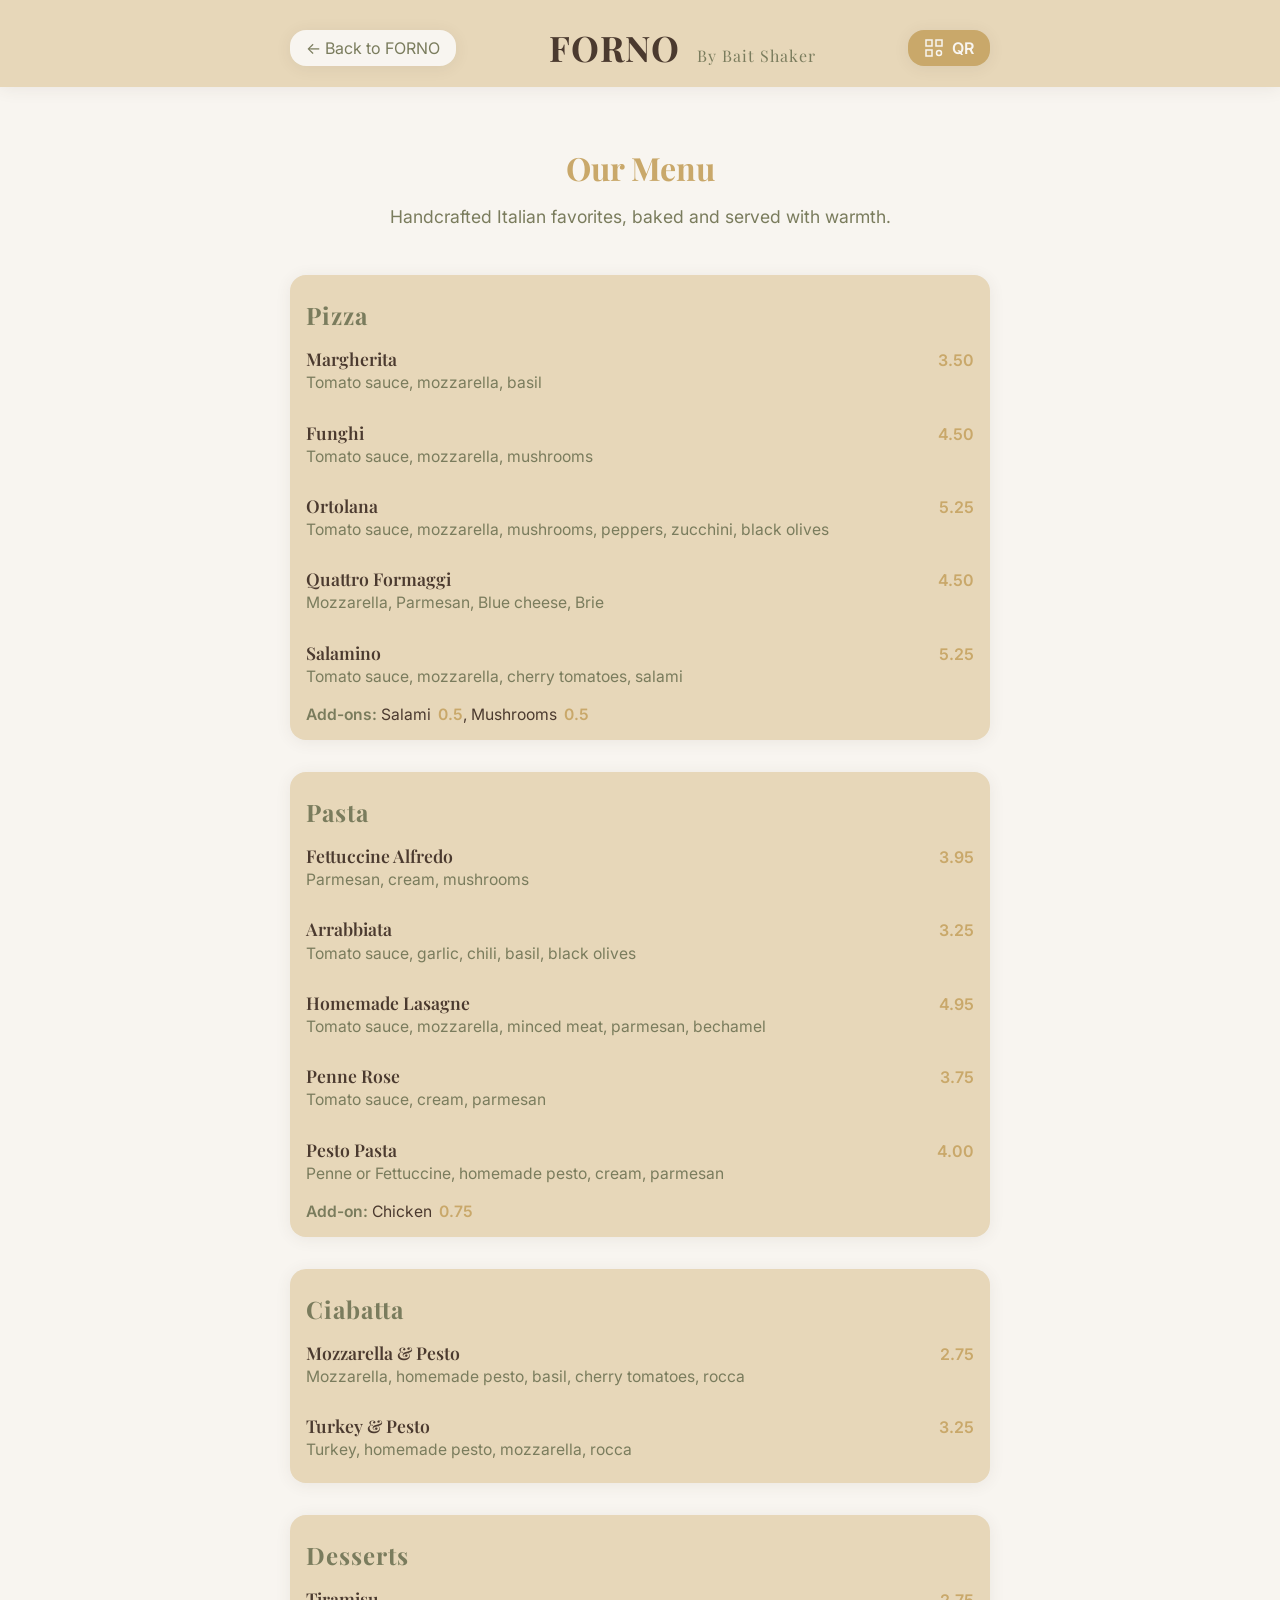
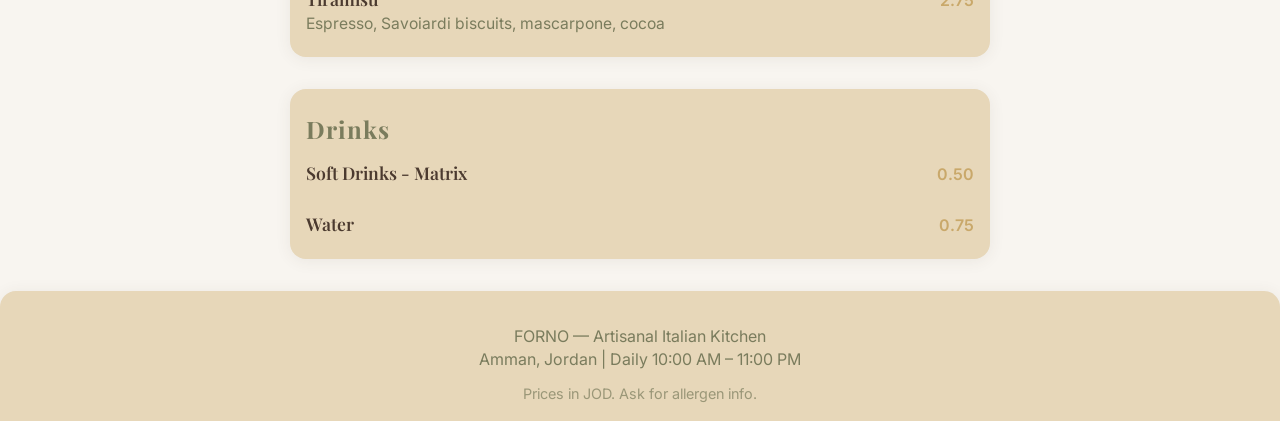
<file: menu.html>
<!doctype html>
<!-- FORNO Digital Menu — Cozy & Clean Design -->
<html lang="en">
<head>
  <meta charset="utf-8" />
  <meta name="viewport" content="width=device-width,initial-scale=1" />
  <title>FORNO — Digital Menu</title>
  <link rel="preconnect" href="https://fonts.googleapis.com">
  <link rel="preconnect" href="https://fonts.gstatic.com" crossorigin>
  <link href="https://fonts.googleapis.com/css2?family=Playfair+Display:wght@400;600;700&family=Inter:wght@300;400;600;700&display=swap" rel="stylesheet">
  <link rel="stylesheet" href="styles/menu-styles.css">
</head>
<body>
  <header class="menu-header">
    <div class="container header-top">
      <a href="index.html" class="back-link">← Back to FORNO</a>
      <h1>FORNO <span class="byline">By Bait Shaker</span></h1>
      <div class="qr-button" id="qr-trigger">
        <svg width="20" height="20" viewBox="0 0 20 20" fill="none">
          <rect x="2" y="2" width="6" height="6" stroke="currentColor" stroke-width="1.5"/>
          <rect x="12" y="2" width="6" height="6" stroke="currentColor" stroke-width="1.5"/>
          <rect x="2" y="12" width="6" height="6" stroke="currentColor" stroke-width="1.5"/>
          <circle cx="15" cy="15" r="2.5" stroke="currentColor" stroke-width="1.5" fill="none"/>
        </svg>
        QR
      </div>
    </div>
  </header>

  <main>
    <section class="menu-hero">
      <h2>Our Menu</h2>
      <p class="muted">Handcrafted Italian favorites, baked and served with warmth.</p>
    </section>

    <div id="qr-modal" class="qr-modal" style="display:none;">
      <div class="qr-modal-content">
        <button class="qr-close" onclick="document.getElementById('qr-modal').style.display='none'">×</button>
        <h3>Share This Menu</h3>
        <div id="qr-display" class="qr-display"></div>
        <p class="qr-hint">Scan to share or bookmark this menu</p>
      </div>
    </div>

    <div class="container menu-list">
      <!-- PIZZA -->
      <section class="menu-category">
        <div class="category-header">
          <h3>Pizza</h3>
        </div>
        <div class="menu-items">
          <div class="menu-item"><div class="item-head"><h4>Margherita</h4><span class="price">3.50</span></div><p>Tomato sauce, mozzarella, basil</p></div>
          <div class="menu-item"><div class="item-head"><h4>Funghi</h4><span class="price">4.50</span></div><p>Tomato sauce, mozzarella, mushrooms</p></div>
          <div class="menu-item"><div class="item-head"><h4>Ortolana</h4><span class="price">5.25</span></div><p>Tomato sauce, mozzarella, mushrooms, peppers, zucchini, black olives</p></div>
          <div class="menu-item"><div class="item-head"><h4>Quattro Formaggi</h4><span class="price">4.50</span></div><p>Mozzarella, Parmesan, Blue cheese, Brie</p></div>
          <div class="menu-item"><div class="item-head"><h4>Salamino</h4><span class="price">5.25</span></div><p>Tomato sauce, mozzarella, cherry tomatoes, salami</p></div>
        </div>
        <div class="add-ons">
          <span class="add-title">Add-ons:</span> Salami <span class="addon-price">0.5</span>, Mushrooms <span class="addon-price">0.5</span>
        </div>
      </section>

      <!-- PASTA -->
      <section class="menu-category">
        <div class="category-header">
          <h3>Pasta</h3>
        </div>
        <div class="menu-items">
          <div class="menu-item"><div class="item-head"><h4>Fettuccine Alfredo</h4><span class="price">3.95</span></div><p>Parmesan, cream, mushrooms</p></div>
          <div class="menu-item"><div class="item-head"><h4>Arrabbiata</h4><span class="price">3.25</span></div><p>Tomato sauce, garlic, chili, basil, black olives</p></div>
          <div class="menu-item"><div class="item-head"><h4>Homemade Lasagne</h4><span class="price">4.95</span></div><p>Tomato sauce, mozzarella, minced meat, parmesan, bechamel</p></div>
          <div class="menu-item"><div class="item-head"><h4>Penne Rose</h4><span class="price">3.75</span></div><p>Tomato sauce, cream, parmesan</p></div>
          <div class="menu-item"><div class="item-head"><h4>Pesto Pasta</h4><span class="price">4.00</span></div><p>Penne or Fettuccine, homemade pesto, cream, parmesan</p></div>
        </div>
        <div class="add-ons">
          <span class="add-title">Add-on:</span> Chicken <span class="addon-price">0.75</span>
        </div>
      </section>

      <!-- CIABATTA -->
      <section class="menu-category">
        <div class="category-header">
          <h3>Ciabatta</h3>
        </div>
        <div class="menu-items">
          <div class="menu-item"><div class="item-head"><h4>Mozzarella & Pesto</h4><span class="price">2.75</span></div><p>Mozzarella, homemade pesto, basil, cherry tomatoes, rocca</p></div>
          <div class="menu-item"><div class="item-head"><h4>Turkey & Pesto</h4><span class="price">3.25</span></div><p>Turkey, homemade pesto, mozzarella, rocca</p></div>
        </div>
      </section>

      <!-- DESSERTS -->
      <section class="menu-category">
        <div class="category-header">
          <h3>Desserts</h3>
        </div>
        <div class="menu-items">
          <div class="menu-item"><div class="item-head"><h4>Tiramisu</h4><span class="price">2.75</span></div><p>Espresso, Savoiardi biscuits, mascarpone, cocoa</p></div>
        </div>
      </section>

      <!-- DRINKS -->
      <section class="menu-category">
        <div class="category-header">
          <h3>Drinks</h3>
        </div>
        <div class="menu-items">
          <div class="menu-item"><div class="item-head"><h4>Soft Drinks - Matrix</h4><span class="price">0.50</span></div></div>
          <div class="menu-item"><div class="item-head"><h4>Water</h4><span class="price">0.75</span></div></div>
        </div>
      </section>
    </div>
  </main>

  <footer class="menu-footer">
    <div class="container">
      <p>FORNO — Artisanal Italian Kitchen</p>
      <p>Amman, Jordan | Daily 10:00 AM – 11:00 PM</p>
      <p style="margin-top: 1rem; opacity: 0.7; font-size: 0.9rem;">Prices in JOD. Ask for allergen info.</p>
    </div>
  </footer>
  <script src="scripts/menu-script.js"></script>
</body>
</html>
</file>
<file: styles/menu-styles.css>
/* FORNO Digital Menu — Cozy & Clean Style */
:root {
  --cream: #f8f5f0;
  --gold: #c9a86a;
  --olive: #7a7c5d;
  --brown: #4b3a2f;
  --accent: #e7d7b9;
  --shadow: 0 2px 16px rgba(75,58,47,0.08);
  --radius: 16px;
}

body {
  font-family: 'Inter', Arial, sans-serif;
  background: var(--cream);
  color: var(--brown);
  margin: 0;
  min-height: 100vh;
}

.container {
  max-width: 700px;
  margin: 0 auto;
  padding: 0 1rem;
}

/* Header */
.menu-header {
  background: var(--accent);
  box-shadow: var(--shadow);
  padding: 1.5rem 0 1rem 0;
}
.header-top {
  display: flex;
  align-items: center;
  justify-content: space-between;
  max-width: 700px;
  margin: 0 auto;
}
.menu-header h1 {
  font-family: 'Playfair Display', serif;
  font-size: 2.2rem;
  font-weight: 700;
  margin: 0;
  color: var(--brown);
  letter-spacing: 1px;
}
.menu-header .byline {
  font-size: 1rem;
  font-weight: 400;
  color: var(--olive);
  margin-left: 0.5rem;
}
.back-link {
  color: var(--olive);
  text-decoration: none;
  font-size: 1rem;
  padding: 0.5rem 1rem;
  border-radius: var(--radius);
  background: var(--cream);
  box-shadow: var(--shadow);
  transition: background 0.2s;
}
.back-link:hover {
  background: var(--gold);
  color: var(--brown);
}
.qr-button {
  display: flex;
  align-items: center;
  gap: 0.5rem;
  background: var(--gold);
  color: var(--cream);
  padding: 0.5rem 1rem;
  border-radius: var(--radius);
  cursor: pointer;
  font-weight: 600;
  box-shadow: var(--shadow);
  transition: background 0.2s;
}
.qr-button:hover {
  background: var(--olive);
}

/* Hero Section */
.menu-hero {
  text-align: center;
  padding: 2rem 1rem 1rem 1rem;
}
.menu-hero h2 {
  font-family: 'Playfair Display', serif;
  font-size: 2rem;
  color: var(--gold);
  margin-bottom: 0.5rem;
}
.menu-hero .muted {
  color: var(--olive);
  font-size: 1.1rem;
  margin-bottom: 0.5rem;
}

/* Menu Categories */
.menu-list {
  margin-top: 1.5rem;
}
.menu-category {
  background: var(--accent);
  border-radius: var(--radius);
  box-shadow: var(--shadow);
  margin-bottom: 2rem;
  padding: 1.5rem 1rem 1rem 1rem;
}
.category-header h3 {
  font-family: 'Playfair Display', serif;
  font-size: 1.5rem;
  color: var(--olive);
  margin: 0 0 1rem 0;
  letter-spacing: 1px;
}

/* Menu Items */
.menu-items {
  display: flex;
  flex-direction: column;
  gap: 1.2rem;
}
.menu-item {
  padding-bottom: 0.5rem;
  border-bottom: 1px solid #e7d7b9;
}
.menu-item:last-child {
  border-bottom: none;
}
.item-head {
  display: flex;
  align-items: baseline;
  justify-content: space-between;
}
.item-head h4 {
  font-family: 'Playfair Display', serif;
  font-size: 1.1rem;
  font-weight: 600;
  margin: 0;
  color: var(--brown);
}
.price {
  font-size: 1rem;
  font-weight: 600;
  color: var(--gold);
  margin-left: 1rem;
}
.menu-item p {
  margin: 0.2rem 0 0 0;
  color: var(--olive);
  font-size: 0.98rem;
}
.add-ons {
  margin-top: 0.7rem;
  font-size: 0.98rem;
  color: var(--brown);
}
.add-title {
  font-weight: 600;
  color: var(--olive);
}
.addon-price {
  color: var(--gold);
  font-weight: 600;
  margin-left: 0.2rem;
}

/* Footer */
.menu-footer {
  background: var(--accent);
  color: var(--olive);
  text-align: center;
  padding: 2rem 1rem 1rem 1rem;
  margin-top: 2rem;
  border-radius: var(--radius) var(--radius) 0 0;
  box-shadow: var(--shadow);
}
.menu-footer p {
  margin: 0.2rem 0;
  font-size: 1rem;
}

/* QR Modal */
.qr-modal {
  position: fixed;
  top: 0; left: 0; right: 0; bottom: 0;
  background: rgba(75,58,47,0.18);
  display: flex;
  align-items: center;
  justify-content: center;
  z-index: 1000;
}
.qr-modal-content {
  background: var(--cream);
  border-radius: var(--radius);
  box-shadow: var(--shadow);
  padding: 2rem 1.5rem 1.5rem 1.5rem;
  text-align: center;
  min-width: 280px;
  max-width: 90vw;
  position: relative;
}
.qr-close {
  position: absolute;
  top: 1rem;
  right: 1rem;
  background: none;
  border: none;
  font-size: 1.5rem;
  color: var(--olive);
  cursor: pointer;
}
.qr-display {
  margin: 1.2rem auto 0.5rem auto;
}
.qr-hint {
  color: var(--olive);
  font-size: 0.95rem;
  margin-top: 0.5rem;
}

@media (max-width: 600px) {
  .container {
    padding: 0 0.5rem;
  }
  .menu-header h1 {
    font-size: 1.3rem;
  }
  .category-header h3 {
    font-size: 1.1rem;
  }
  .menu-hero h2 {
    font-size: 1.2rem;
  }
  .menu-category {
    padding: 1rem 0.5rem 0.5rem 0.5rem;
  }
}

/* Animations and mobile modal improvements */
.fade-in {
  animation: fadeUp .5s ease both;
}

@keyframes fadeUp {
  from { opacity: 0; transform: translateY(8px); }
  to   { opacity: 1; transform: translateY(0); }
}

/* Stagger menu items for subtle entrance */
.menu-items .menu-item { opacity: 0; transform: translateY(6px); animation: none; }
.menu-items .menu-item.visible { animation: fadeUp .42s ease both; }

/* Modal: mobile full-height, scrollable content, smaller radius */
@media (max-width: 640px) {
  .qr-modal { align-items: flex-end; }
  .qr-modal-content {
    width: 100%;
    max-width: 100%;
    border-radius: 12px 12px 0 0;
    padding: 1.25rem;
    max-height: 88vh;
    overflow: auto;
    box-shadow: 0 -8px 30px rgba(75,58,47,0.12);
    transform: translateY(10px);
    animation: slideUp .32s ease-out both;
  }
  @keyframes slideUp {
    from { opacity: 0; transform: translateY(12px); }
    to { opacity: 1; transform: translateY(0); }
  }
  .qr-close { top: 0.5rem; right: 0.75rem; }
}

/* Prevent accidental text selection during taps */
.qr-button, .back-link, .btn, .btn-outline { -webkit-user-select: none; -ms-user-select: none; user-select: none; }

/* QR Display fix  ensure image is visible */.qr-display { min-height: 220px; display: flex; align-items: center; justify-content: center; }.qr-display img { max-width: 100%; max-height: 220px; width: auto; height: auto; border-radius: 8px; box-shadow: 0 4px 12px rgba(75,58,47,0.12); }
</file>
